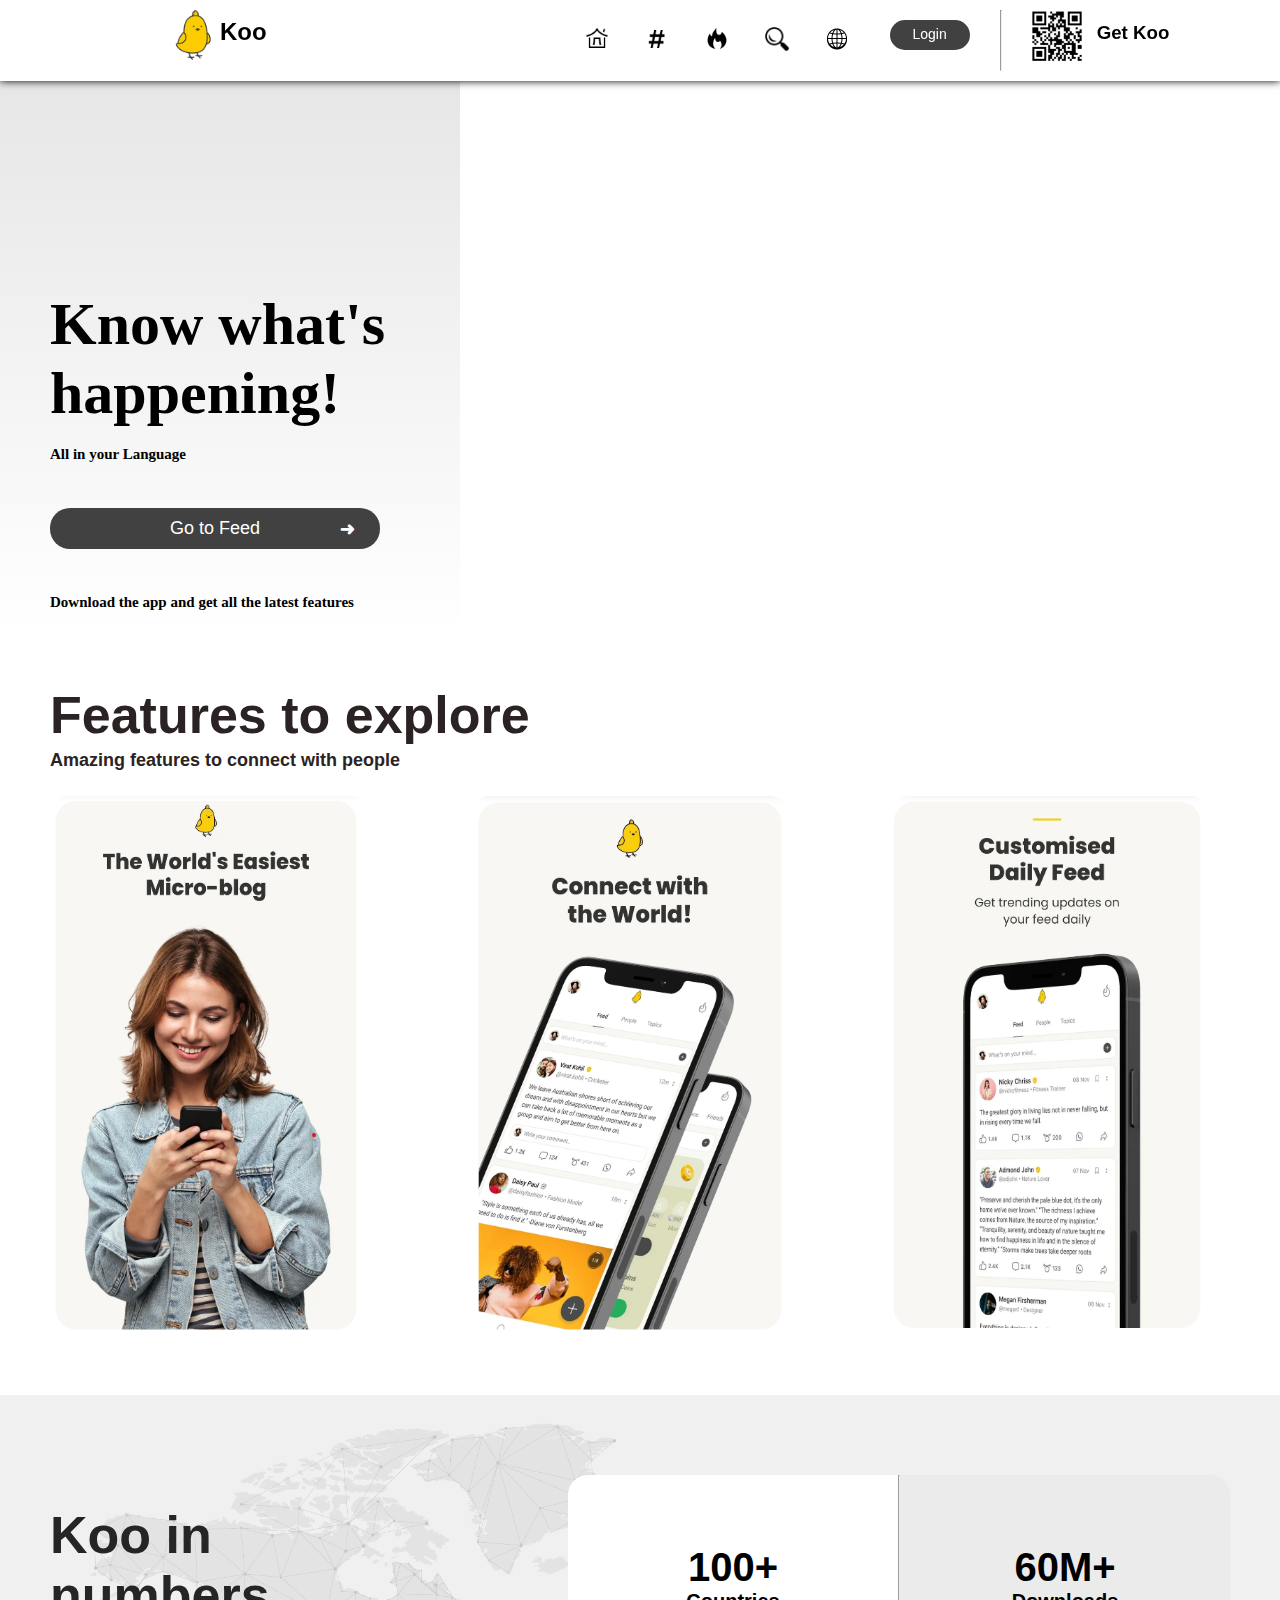
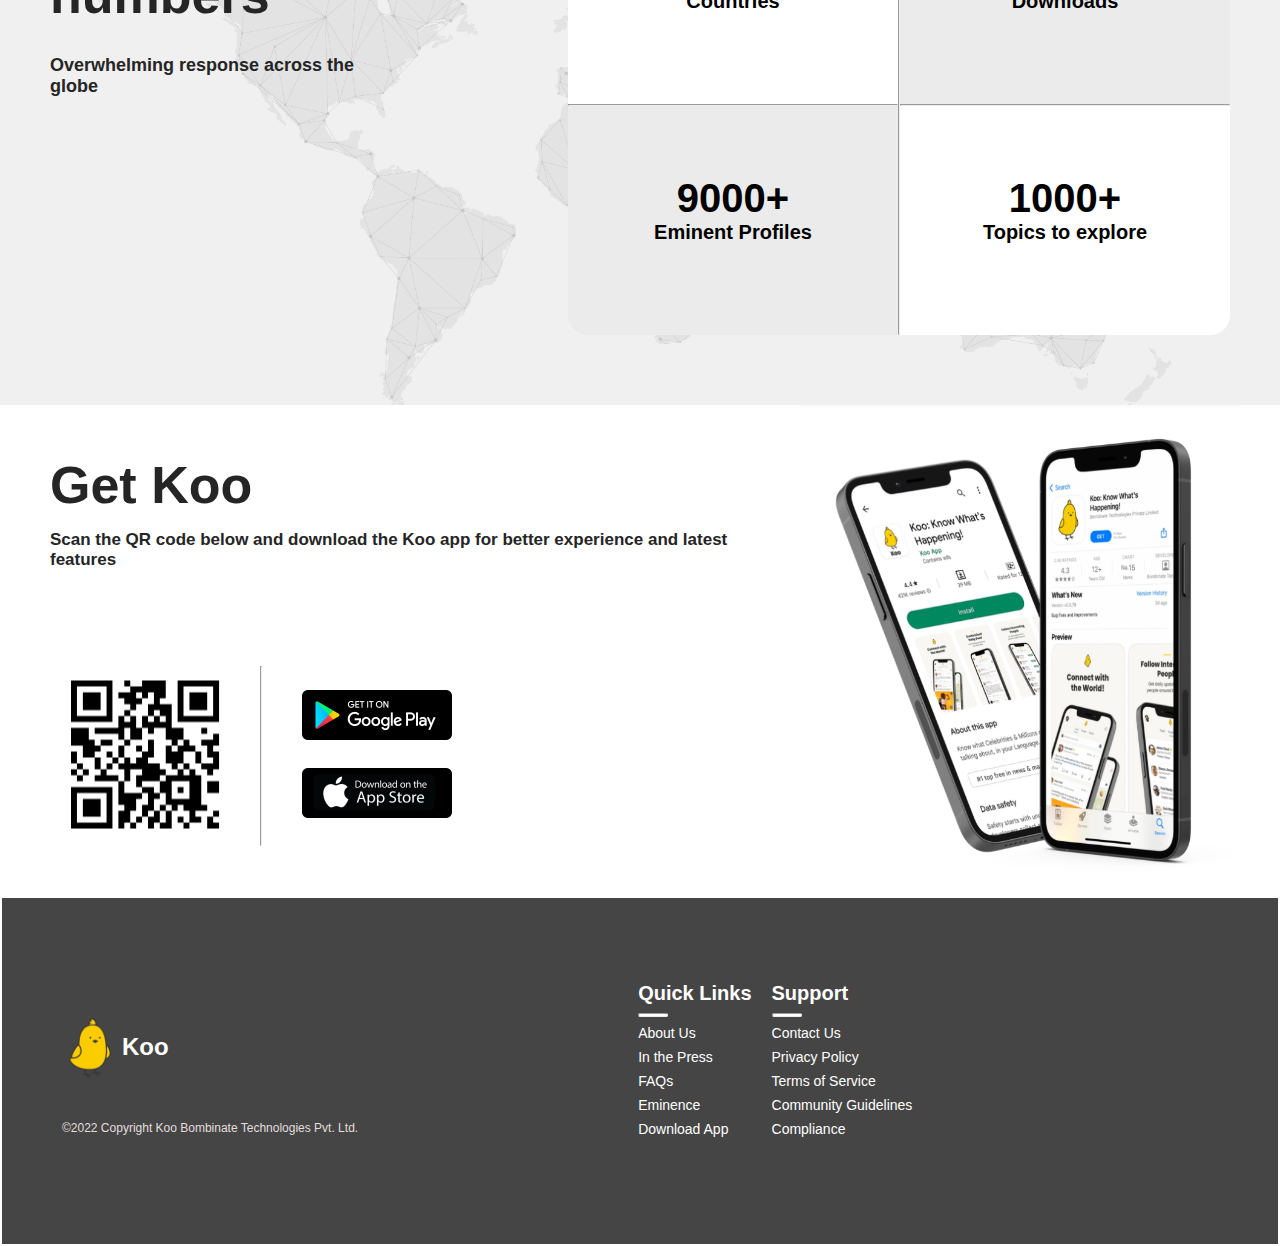
<file: Koo Landing Page/index.html>
<!DOCTYPE html>
<html lang="en">
<head>
    <meta charset="UTF-8">
    <meta name="viewport" content="width=device-width, initial-scale=1.0">
    <title>Koo Landing Page</title>
    <link rel="stylesheet" href="style.css">
</head>
<body>
    <section id="navigation">
        <nav id="navbar">
            <div class="left">
                <img src="koo.png" alt="koo"><h2>Koo</h2>
            </div>
            <div class="mid">
                <ul id="nav-links">
                    <li><img src="home.png" alt="home"></li>
                    <li><img src="hashtag.png" alt="hashtag"></li>
                    <li><img src="fire.png" alt="fire"></li>
                    <li><img src="magnifier.png" alt="magnifier"></li>
                    <li><img src="world.png" alt="world"></li>
                </ul>
            </div>
            <div class="right">
                <button>Login</button>
                <hr><img src="qr.png" alt=""><h3>Get Koo</h3>
            </div>
        </nav>
    </section>

    <section id="home">
        <div id="content">
            <h1>Know what's<br>happening!</h1><br>
            <h6>All in your Language</h6>
            <button>Go to Feed <span>&#10140;</span></button>
            <h6>Download the app and get all the latest features</h6>
        </div>
    </section>

    <section id="features-container">
        <h1>Features to explore</h1>
        <h6>Amazing features to connect with people</h6>
        <div id="features">
            <div class="box">
                <img src="home1.png" alt="image" class="image">
            </div>
            <div class="box">
                <img src="home2.png" alt="image" class="image">
            </div>
            <div class="box">
                <img src="home3.png" alt="image" class="image">
            </div>
        </div>
    </section>

    <section id="client-section">
        <div id="heading">
            <h1>Koo in<br>numbers</h1>
            <h6>Overwhelming response across the <br>globe</h6>
        </div>
        <div id="box">
            <div class="boxColumn">
                <div class="boxCell" id="boxCell1">
                    <h1>100+</h1>
                    <h6>Countries</h6>
                </div>
                <hr>
                <div class="boxCell" id="boxCell2">
                    <h1>9000+</h1>
                    <h6>Eminent Profiles</h6>
                </div>
            </div>
            <hr>
            <div class="boxColumn">
                <div class="boxCell" id="boxCell3">
                    <h1>60M+</h1>
                    <h6>Downloads</h6>
                </div>
                <hr>
                <div class="boxCell" id="boxCell4">
                    <h1>1000+</h1>
                    <h6>Topics to explore</h6>
                </div>
            </div>
        </div>
    </section>

    <section id="contact">
        <div id="get">
            <h1>Get Koo</h1>
            <h3>Scan the QR code below and download the Koo app for better experience and latest features</h3>
        </div>
        <img src="phone.png" alt="image" class="phone">
        <div id="scan">
            <img src="qr.png" alt="QRcode" class="QRcode">
            <hr>
            <div id="getIt">
                <div id="google-store">
                    <img src="google-play.png" alt="google-store">
                </div>
                <div id="apple-store">
                    <img src="app-store.png" alt="apple-store">
                </div>
            </div>
        </div>
    </section> 

    <section id="footer">
        <div id="footer-content">
            <div id="footer-left">
                <div id="footer-icon">
                    <img src="koo.png" alt="koo" class="footer-image">
                    <h2>Koo</h2>
                </div>
                <span>©2022 Copyright Koo Bombinate Technologies Pvt. Ltd.</span>
            </div>
            <div id="footer-right">
                <ul id="quick-links">
                    <li><h3>Quick Links</h3></li>
                    <li><hr></li>
                    <li>About Us</li>
                    <li>In the Press</li>
                    <li>FAQs</li>
                    <li>Eminence</li>
                    <li>Download App</li>
                </ul>
                <ul id="support">
                    <li><h3>Support</h3></li>
                    <li><hr width="20px"></li>
                    <li>Contact Us</li>
                    <li>Privacy Policy</li>
                    <li>Terms of Service</li>
                    <li>Community Guidelines</li>
                    <li>Compliance</li>
                </ul>
            </div>
        </div>
    </section>

</body>
</html>
</file>
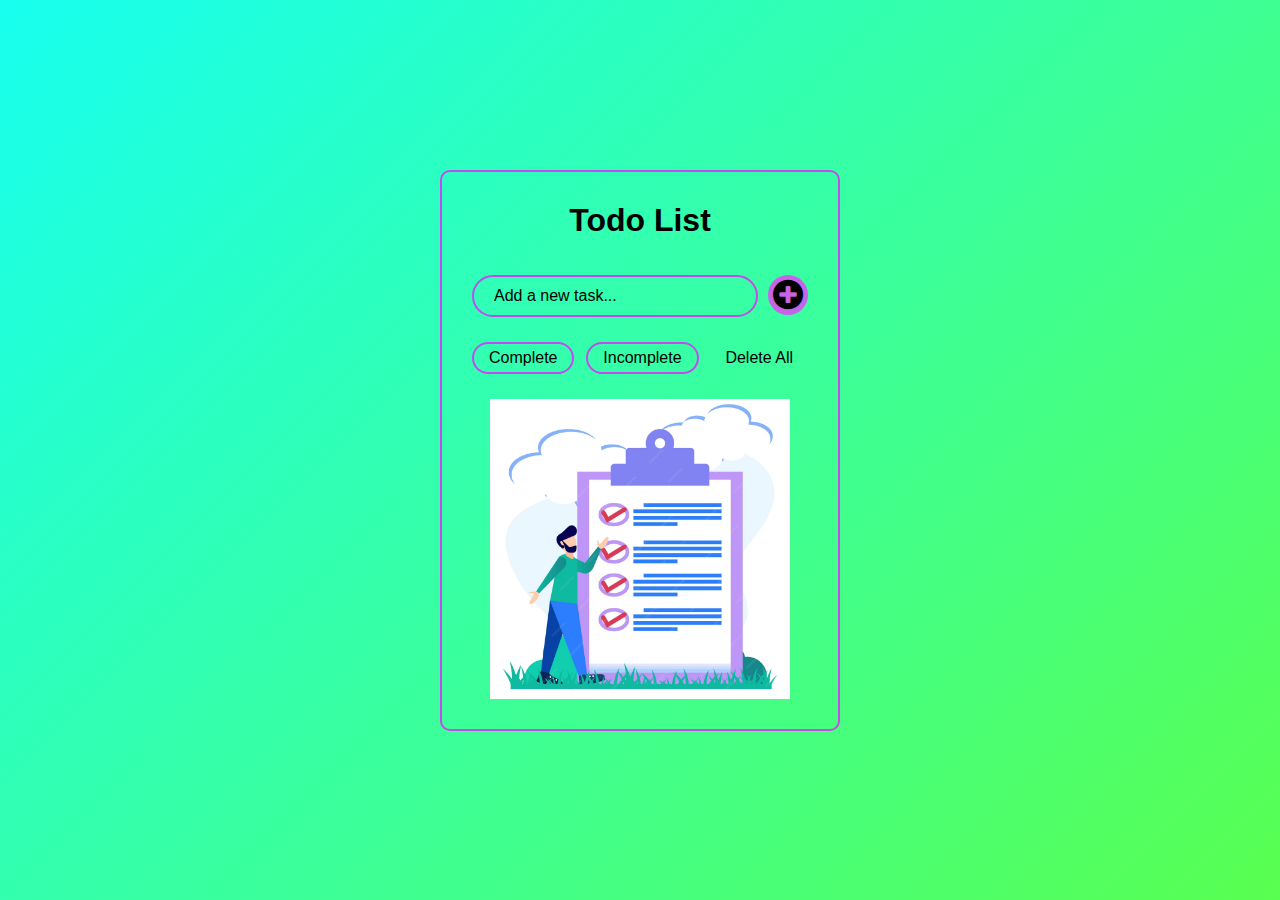
<file: To Do List/index.html>
<!DOCTYPE html>
<html lang="en">
<head>
  <meta charset="UTF-8">
  <meta http-equiv="X-UA-Compatible" content="IE=edge">
  <meta name="viewport" content="width=device-width, initial-scale=1.0">
  <title>TODO LIST</title>
  <link rel="stylesheet" href="https://maxcdn.bootstrapcdn.com/font-awesome/4.5.0/css/font-awesome.min.css">
  <link rel="stylesheet" href="style.css">
</head>
<body>
  <div class="container">
    <h1>Todo List</h1>
    <div class="input-container">
      <input class="todo-input" placeholder="Add a new task...">
      <button class="add-button">
        <i class="fa fa-plus-circle"></i>
      </button>
    </div>
    <div class="filters">
      <div class="filter" data-filter="completed">Complete</div>
      <div class="filter" data-filter="pending">Incomplete</div>
      <div class="delete-all">Delete All</div>
    </div>
    <div class="todos-container">
      <ul class="todos"></ul>
      <img class="empty-image" src="background.png">
    </div>
  </div>
  <script src="script.js"></script>
</body>
</html>
</file>
<file: Koo Landing Page/style.css>
*{
    margin: 0px;
    padding: 0px;
    box-sizing: border-box;
    font-family: 'Segoe UI', Tahoma, Geneva, Verdana, sans-serif;
}
.container{
    width: 100%;
    height: 100%;
    user-select: none;
}

/* Navigation-Section */
#navbar{
    /* border: 2px solid red; */
    display: flex;
    width: 100%;
    position: fixed;
    z-index: 1;
    background: white;
    box-shadow: 0px 0px 8px 0px;
}
.left{
    /* border: 1px solid purple; */
    display: flex;
    margin: 10px 150px 10px 170px;
}
.left img{
    height: 50px;
}
.left h2{
    position: relative;
    top: 8px;
}
.mid ul{
    display: flex;
    margin: 23px 23px 23px 150px;
}
.mid ul li{
    list-style: none;
}
.mid ul li img{
    /* border: 1px solid orange; */
    height: 24px;
    margin: 0px 18px;
    cursor: pointer;
}
.right{
    /* border: 1px solid mediumblue; */
    display: flex;
    margin: 10px 0px;
}
.right button{
    height: 30px;
    width: 80px;
    margin: 10px 30px 10px 0px;
    padding: 0px 10px 2px 10px;
    font-size: 14px;
    text-align: center;
    color: white;
    background: rgb(65, 65, 65);
    border: none;
    outline: none;
    border-radius: 15px;
    cursor: pointer;
}
.right h3{
    position: relative;
    top: 12px;
}
.right img{
    height: 50px;
    margin: 1px 15px 0px 30px;
    cursor: pointer;
}

/* Home-Section */
#home{
    /* border: 2px solid green; */
    display: flex;
    position: absolute;
    top: 76px;
    width: 100%;
    height: 560px;
    background: url(https://images.kooapp.com/img/home-new.png);
    background-size: 80% 100%;
    background-repeat: no-repeat;
    background-position: 440px 0px;
}
#content{
    /* border: 2px solid cyan; */
    display: flex;
    flex-direction: column;
    padding: 214px 60px 15px 50px;
    background: linear-gradient(180deg, rgb(231, 230, 230), white);
}
#content h1{
    font-size: 60px;
    font-family: Cambria, Cochin, Georgia, Times, 'Times New Roman', serif;
}
#content button{
    /* border: 2px solid red; */
    border-radius: 20px;
    margin: 45px 20px 45px 0px;
    padding: 10px 120px;
    text-align: center;
    font-size: 18px;
    font-weight: 500;
    color: white;
    background: rgb(65, 65, 65);
    cursor: pointer;
    border: none;
    outline: none;
}
#content button span{
    position: absolute;
    left: 340px;
    color: white;
    font-weight: 800;
}
#content h6{
    font-size: 15px;
    font-family: Cambria, Cochin, Georgia, Times, 'Times New Roman', serif;
}

/* Features-Section */
#features-container{
    display: flex;
    flex-direction: column;
    /* border: 2px solid purple; */
    position: relative;
    font-family: 'Gill Sans', 'Gill Sans MT', Calibri, 'Trebuchet MS', sans-serif;
    color: rgb(43, 35, 35);
    position: relative;
    top: 635px;
}
#features-container h1{
    /* border: 2px solid red; */
    font-size: 52px;
    padding: 0px 50px;
    margin: 50px 500px 0px 0px;
}
#features-container h6{
    /* border: 2px solid blue; */
    font-size: 18px;
    padding: 5px 50px;
    margin: 0px 600px 20px 0px;
}
#features{
    display: flex;
    /* border: 2px solid black; */
    margin-bottom: 60px;
}
.box{
    display: flex;
    flex-direction: column;
    height: 540px;
    width: 320px;
    margin: 0px 50px;
}
.box .image{
    display: flex;
    height: 540px;
    width: 320px;
    border-radius: 20px;
}

/* Client-Section */
#client-section{
    /* border: 2px solid black; */
    background: url(map.jpg);
    background-repeat: no-repeat;
    background-size: cover;
    background-position: 50%;
    font-family: 'Gill Sans', 'Gill Sans MT', Calibri, 'Trebuchet MS', sans-serif;
    height: 610px;
    display: flex;
    position: relative;
    top: 634px;
}
#heading{
    position: absolute;
    top: 100px;
    left: 50px;
    color: rgb(37, 37, 37);
}
#heading h1{
    /* border: 2px solid red; */
    display: flex;
    font-size: 52px;
    padding: 10px 0px 30px 0px;
}
#heading h6{
    /* border: 2px solid blue; */
    display: flex;
    font-size: 18px;
}
#box{
    /* border: 2px solid orange; */
    display: flex;
    position: absolute;
    top: 80px;
    right: 50px;
}
.boxColumn{
    /* border: 2px solid purple; */
    display: flex;
    flex-direction: column;
    height: 460px;
    width: 330px;
}
.boxCell{
    /* border: 1px dashed maroon; */
    text-align: center;
    height: 230px;
    background: white;
}
#boxCell1{
    border-top-left-radius: 20px;
}
#boxCell2{
    border-bottom-left-radius: 20px;
    background: rgb(235, 235, 235);
}
#boxCell3{
    border-top-right-radius: 20px;
    background: rgb(235, 235, 235);
}
#boxCell4{
    border-bottom-right-radius: 20px;
}
.boxCell h1{
    font-size: 40px;
    margin-top: 70px;
}
.boxCell h6{
    font-size: 20px;
}

/* Contact-Section */
#contact{
    font-family: 'Gill Sans', 'Gill Sans MT', Calibri, 'Trebuchet MS', sans-serif;
    /* border: 2px solid rgb(255, 33, 33); */
    display: flex;
    flex-direction: column;
    position: relative;
    top: 634px;
}
#get{
    /* border: 2px solid maroon; */
    margin: 50px;
    height: 141px;
    width: 680px;
    color: rgb(37, 37, 37);
}
#get h1{
    /* border: 2px solid magenta; */
    font-size: 52px;
    padding-bottom: 15px;
}
#get h3{
    /* border: 2px solid lime; */
    font-size: 17px;
}
.phone{
    position: absolute;
    right: 40px;
    height: 480px;
    width: 440px;
}
#scan{
    /* border: 2px solid blue; */
    display: flex;
    margin: 20px 50px 50px 50px;
    width: 450px;
}
.QRcode{
    height: 150px;
    width: 150px;
    margin: 13px 40px 13px 20px;
    cursor: pointer;
}
#google-store img{
    height: 50px;
    margin: 24px 20px 12px 40px;
    cursor: pointer;
}
#apple-store img{
    height: 50px;
    margin: 12px 20px 24px 40px;
    cursor: pointer;
}

/* Footer Section */
#footer{
    font-family: 'Gill Sans', 'Gill Sans MT', Calibri, 'Trebuchet MS', sans-serif;
    border: 2px solid rgb(255, 255, 255); 
    background-color: rgb(69, 69, 69);
    color: white;
    position: relative;
    top: 634px;
    height: 350px;
}
#footer-content{
    /* border: 2px solid red; */
    margin: 80px 120px 80px 60px;
    display: flex;
}
#footer-left{
    padding: 0px;
    /* border: 2px solid lime; */
}
#footer-icon{
    display: flex;
    margin: 40px 0px 40px 0px;
}
#footer-icon h2{
    position: relative;
    top: 15px;
}
.footer-image{
    height: 60px;
}
#footer-left span{
    font-size: 12px;
    margin-top: 10px;
    color: rgb(225, 222, 222);
}
#footer-right{
    /* border: 2px solid blue; */
    display: flex;
    margin-left: 280px;
}
#quick-links{
    /* border: 2px solid cyan; */
    margin-right: 10px;
}
#support{
    /* border: 2px solid cyan; */
    margin-left: 10px;
}
ul{
    list-style: none;
    font-size: 14px;
}
ul li{
    padding: 4px 0px;
}
ul li h3{
    font-size: 20px;
}
ul li hr{
    width: 30px;
    height: 4px;
    background-color: white;
    border-radius: 10px;
}



@media (max-width: 576px) {
    #navbar {
        flex-direction: column;
        align-items: center;
    }
    .left, .right {
        margin: 10px;
    }
    .mid ul {
        flex-direction: column;
        margin: 10px 0;
    }
    .mid ul li {
        margin: 5px 0;
    }
    #home {
        background-size: cover;
        background-position: center;
        padding: 20px;
    }
    #content {
        padding: 100px 20px 20px 20px;
        text-align: center;
    }
    #content h1 {
        font-size: 36px;
    }
    #content button {
        padding: 10px 60px;
    }
    #content button span {
        left: auto;
        right: 20px;
    }
    #features-container h1, #features-container h6 {
        padding: 0 20px;
        text-align: center;
    }
    #features {
        flex-direction: column;
        align-items: center;
    }
    .box {
        margin: 20px 0;
    }
    #client-section {
        flex-direction: column;
        align-items: center;
        text-align: center;
        padding: 20px;
    }
    #box {
        flex-direction: column;
        align-items: center;
    }
    .boxColumn {
        width: 100%;
        margin: 10px 0;
    }
    #contact {
        flex-direction: column;
        align-items: center;
        padding: 20px;
    }
    #get {
        width: 100%;
        text-align: center;
    }
    .phone {
        width: 100%;
        height: auto;
    }
    #scan {
        flex-direction: column;
        align-items: center;
    }
    .QRcode, #google-store img, #apple-store img {
        margin: 20px 0;
    }
    #footer {
        padding: 20px;
        text-align: center;
    }
    #footer-content {
        flex-direction: column;
        align-items: center;
    }
    #footer-left, #footer-right {
        margin: 20px 0;
    }
    #footer-right {
        flex-direction: column;
        align-items: center;
    }
}

/* Medium Devices (tablets, 768px and up) */
@media (max-width: 768px) {
    #navbar {
        flex-direction: column;
        align-items: center;
    }
    .left, .right {
        margin: 10px;
    }
    .mid ul {
        flex-direction: column;
        margin: 10px 0;
    }
    .mid ul li {
        margin: 5px 0;
    }
    #home {
        background-size: cover;
        background-position: center;
        padding: 20px;
    }
    #content {
        padding: 100px 20px 20px 20px;
        text-align: center;
    }
    #content h1 {
        font-size: 36px;
    }
    #content button {
        padding: 10px 60px;
    }
    #content button span {
        left: auto;
        right: 20px;
    }
    #features-container h1, #features-container h6 {
        padding: 0 20px;
        text-align: center;
    }
    #features {
        flex-direction: column;
        align-items: center;
    }
    .box {
        margin: 20px 0;
    }
    #client-section {
        flex-direction: column;
        align-items: center;
        text-align: center;
        padding: 20px;
    }
    #box {
        flex-direction: column;
        align-items: center;
    }
    .boxColumn {
        width: 100%;
        margin: 10px 0;
    }
    #contact {
        flex-direction: column;
        align-items: center;
        padding: 20px;
    }
    #get {
        width: 100%;
        text-align: center;
    }
    .phone {
        width: 100%;
        height: auto;
    }
    #scan {
        flex-direction: column;
        align-items: center;
    }
    .QRcode, #google-store img, #apple-store img {
        margin: 20px 0;
    }
    #footer {
        padding: 20px;
        text-align: center;
    }
    #footer-content {
        flex-direction: column;
        align-items: center;
    }
    #footer-left, #footer-right {
        margin: 20px 0;
    }
    #footer-right {
        flex-direction: column;
        align-items: center;
    }
}
</file>
<file: To Do List/style.css>
*,
*::before,
*::after {
  margin: 0;
  padding: 0;
  box-sizing: border-box;
}

body {
  font-family: 'Roboto', sans-serif;
  height: 100vh;
  display: flex;
  align-items: center;
  justify-content: center;
  /* background: url(./background.jpg) no-repeat; */
  background: linear-gradient(135deg, rgb(24, 255, 240), rgb(89, 255, 80));
  background-position: center;
  background-size: cover;
}

.container {
  width: 400px;
  height: auto;
  min-height: 400px;
  padding: 30px;
  background: transparent;
  border: 2px solid #e520ffcf;
  border-radius: 10px;
  /* backdrop-filter: blur(15px); */
}

h1 {
  color: #000000;
  text-align: center;
  margin-bottom: 36px;
}

.input-container {
  display: flex;
  justify-content: space-between;
  margin-bottom: 25px;
}

.todo-input {
  flex: 1;
  outline: none;
  padding: 10px 10px 10px 20px;
  background-color: transparent;
  border: 2px solid #e520ffcf;
  border-radius: 30px;
  color: #000000;
  font-size: 16px;
  margin-right: 10px;
}

.todo-input::placeholder {
  color: #000000;
}

.add-button {
  border: none;
  outline: none;
  background: #e73ffdcf;
  color: #000000;
  font-size: 35px;
  cursor: pointer;
  border-radius: 40px;
  width: 40px;
  height: 40px;
}

.empty-image {
    height: 100%;
    margin: auto;
}

.todo {
  list-style: none;
  display: flex;
  align-items: center;
  justify-content: space-between;
  background-color: rgb(237, 100, 255);
  border-radius: 5px;
  margin: 10px 0;
  padding: 10px 12px;
  border: 2px solid #000000;
  transition: all 0.2s ease;
}

.todo:first-child {
  margin-top: 0;
}

.todo:last-child {
  margin-bottom: 0;
}

.todo:hover {
  background-color: rgba(237, 100, 255, 0.8);
}

.todo label {
  cursor: pointer;
  width: fit-content;
  display: flex;
  align-items: center;
  font-family: 'Roboto', sans-serif;
  color: #000000;
}

.todo span {
  padding-left: 20px;
  position: relative;
  cursor: pointer;
}

span::before {
  content: "";
  height: 20px;
  width: 20px;
  position: absolute;
  margin-left: -30px;
  border-radius: 100px;
  border: 2px solid #000000;
}

input[type='checkbox'] {
  visibility: hidden;
}

input:checked + span {
  text-decoration: line-through
}

.todo:hover input:checked + span::before, input:checked + span::before {
  background: url(./check.svg) 50% 50% no-repeat #3aff54;
  border-color: #000000;
}

.todo:hover span::before {
  border-color: #000000;
}

.todo .delete-btn  {
  background-color: transparent;
  border: none;
  cursor: pointer;
  color: #000000;
  font-size: 24px;
}

.todos-container  {
  height: 300px;
  overflow: overlay;
}

.todos-container::-webkit-scrollbar-track  {
  background: rgb(247, 247, 247);
  border-radius: 20px
}

.todos-container::-webkit-scrollbar  {
  width: 0;
}

.todos-container:hover::-webkit-scrollbar  {
  width: 7px;
}

.todos-container::-webkit-scrollbar-thumb  {
  background: #d5d5d5;
  border-radius: 20px;
}

.filters {
  display: flex;
  justify-content: space-between;
  margin-bottom: 25px;
}

.filter {
  color: #000000;
  padding: 5px 15px;
  border-radius: 100px;
  border: 2px solid #e520ffcf;
  transition: all 0.2s ease;
  cursor: pointer;
}

.filter.active, .filter:hover {
  background-color: #e520ffcf;
}

.delete-all {
  display: flex;
  color: #000000;
  padding: 7px 15px;
  cursor: pointer;
  transition: all 0.2s ease;
}

.delete-all:hover {
  border-radius: 5px;
  background-color: #e520ffcf;
}
</file>
